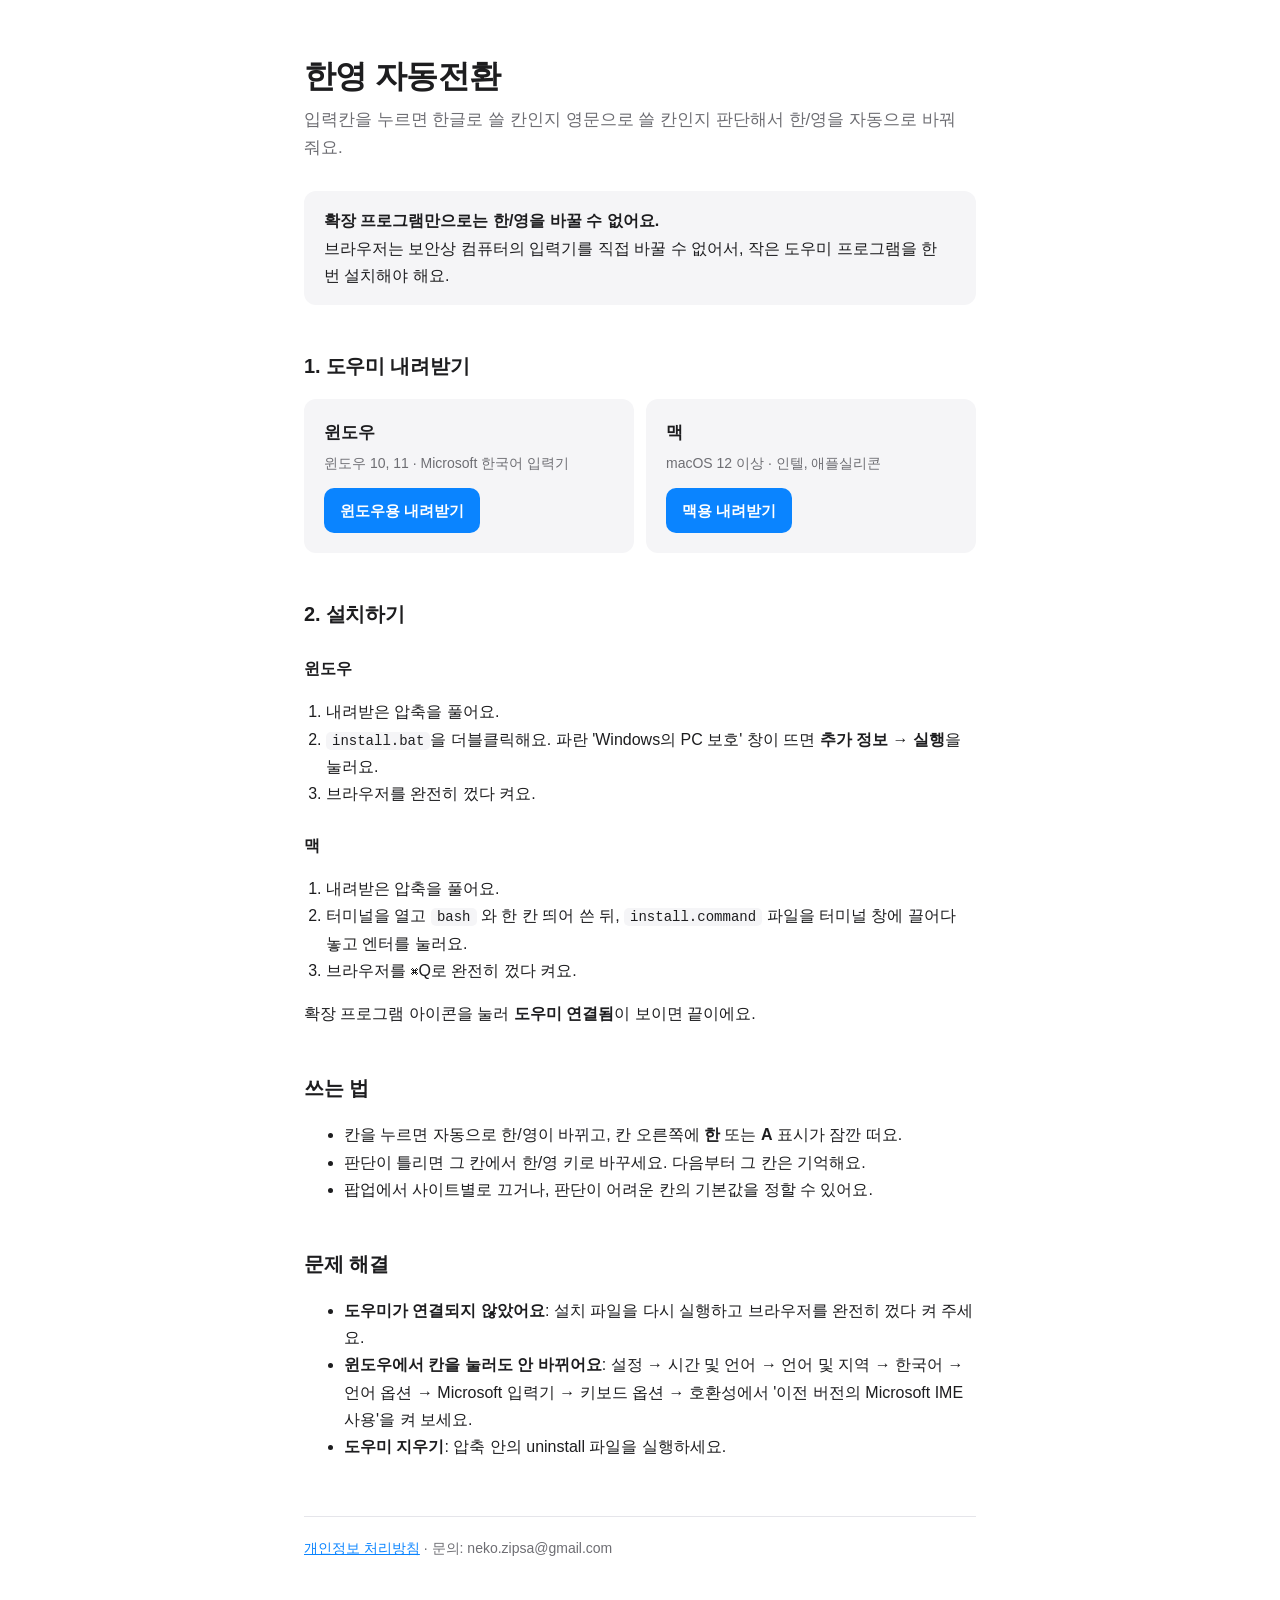
<file: index.html>
<!doctype html>
<html lang="ko">
<head>
<meta charset="utf-8"><meta name="viewport" content="width=device-width,initial-scale=1">
<title>한영 자동전환 - 도우미 내려받기</title>
<link rel="stylesheet" href="style.css">
</head>
<body>
<main>
  <h1>한영 자동전환</h1>
  <p class="sub">입력칸을 누르면 한글로 쓸 칸인지 영문으로 쓸 칸인지 판단해서 한/영을 자동으로 바꿔 줘요.</p>

  <div class="hl" id="install">
    <b>확장 프로그램만으로는 한/영을 바꿀 수 없어요.</b><br>
    브라우저는 보안상 컴퓨터의 입력기를 직접 바꿀 수 없어서, 작은 도우미 프로그램을 한 번 설치해야 해요.
  </div>

  <h2>1. 도우미 내려받기</h2>
  <div class="cards">
    <div class="card">
      <div class="t">윈도우</div>
      <div class="muted">윈도우 10, 11 · Microsoft 한국어 입력기</div>
      <a class="btn" href="downloads/HanYoungAuto-Helper-Windows.zip">윈도우용 내려받기</a>
    </div>
    <div class="card">
      <div class="t">맥</div>
      <div class="muted">macOS 12 이상 · 인텔, 애플실리콘</div>
      <a class="btn" href="downloads/HanYoungAuto-Helper-Mac.zip">맥용 내려받기</a>
    </div>
  </div>

  <h2>2. 설치하기</h2>
  <h3>윈도우</h3>
  <ol>
    <li>내려받은 압축을 풀어요.</li>
    <li><code>install.bat</code>을 더블클릭해요. 파란 'Windows의 PC 보호' 창이 뜨면 <b>추가 정보</b> → <b>실행</b>을 눌러요.</li>
    <li>브라우저를 완전히 껐다 켜요.</li>
  </ol>
  <h3>맥</h3>
  <ol>
    <li>내려받은 압축을 풀어요.</li>
    <li>터미널을 열고 <code>bash</code> 와 한 칸 띄어 쓴 뒤, <code>install.command</code> 파일을 터미널 창에 끌어다 놓고 엔터를 눌러요.</li>
    <li>브라우저를 ⌘Q로 완전히 껐다 켜요.</li>
  </ol>
  <p>확장 프로그램 아이콘을 눌러 <b>도우미 연결됨</b>이 보이면 끝이에요.</p>

  <h2>쓰는 법</h2>
  <ul>
    <li>칸을 누르면 자동으로 한/영이 바뀌고, 칸 오른쪽에 <b>한</b> 또는 <b>A</b> 표시가 잠깐 떠요.</li>
    <li>판단이 틀리면 그 칸에서 한/영 키로 바꾸세요. 다음부터 그 칸은 기억해요.</li>
    <li>팝업에서 사이트별로 끄거나, 판단이 어려운 칸의 기본값을 정할 수 있어요.</li>
  </ul>

  <h2>문제 해결</h2>
  <ul>
    <li><b>도우미가 연결되지 않았어요</b>: 설치 파일을 다시 실행하고 브라우저를 완전히 껐다 켜 주세요.</li>
    <li><b>윈도우에서 칸을 눌러도 안 바뀌어요</b>: 설정 → 시간 및 언어 → 언어 및 지역 → 한국어 → 언어 옵션 → Microsoft 입력기 → 키보드 옵션 → 호환성에서 '이전 버전의 Microsoft IME 사용'을 켜 보세요.</li>
    <li><b>도우미 지우기</b>: 압축 안의 uninstall 파일을 실행하세요.</li>
  </ul>

  <footer>
    <a href="privacy.html">개인정보 처리방침</a> · 문의: <span id="contact">neko.zipsa@gmail.com</span>
  </footer>
</main>
</body>
</html>
</file>
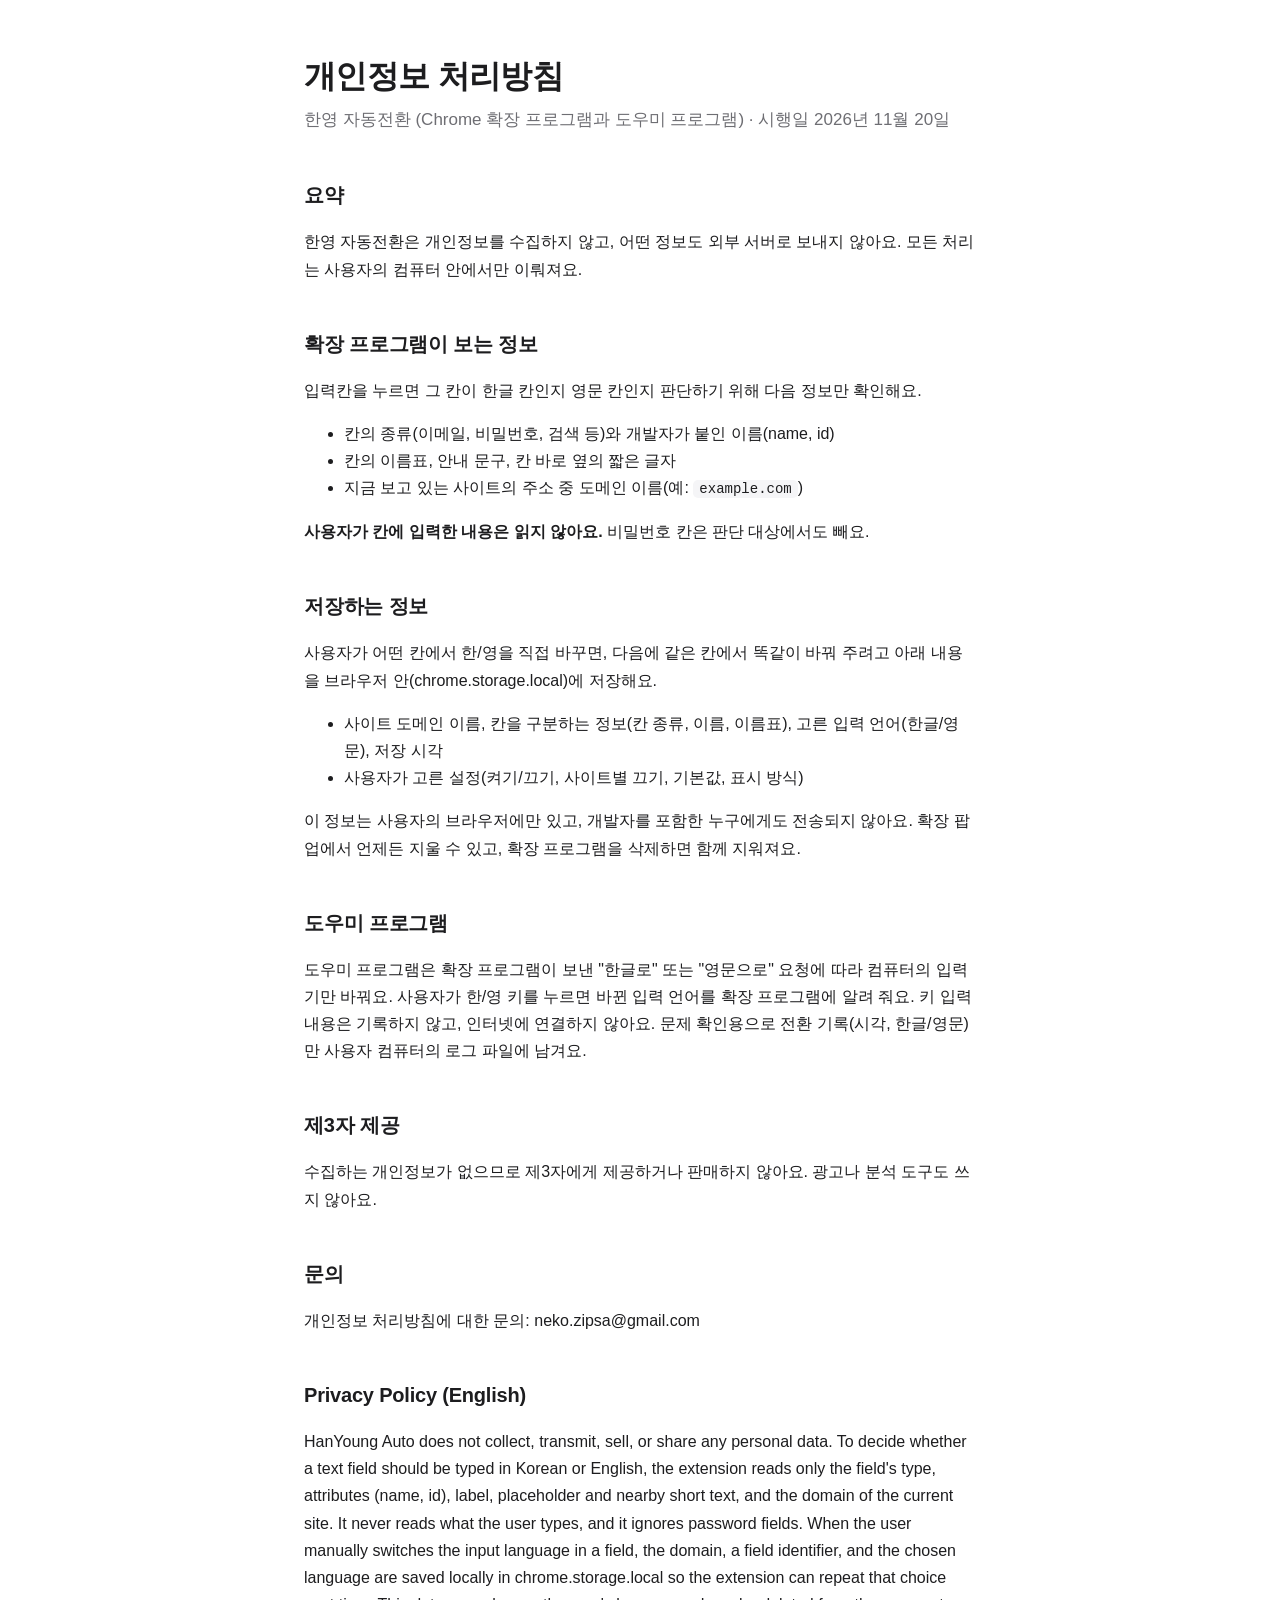
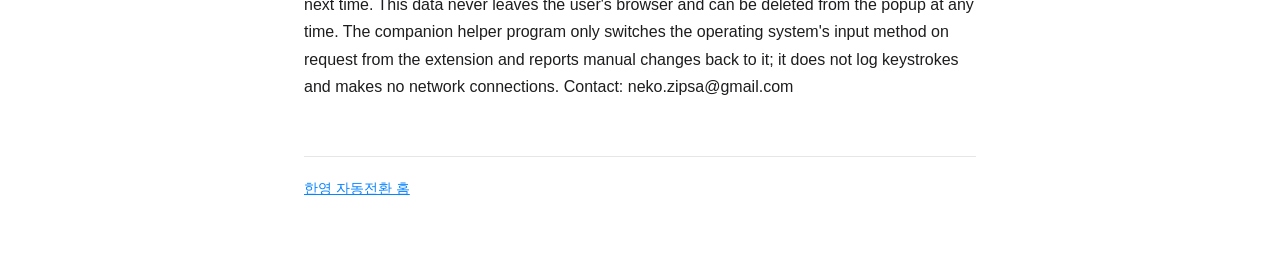
<file: privacy.html>
<!doctype html>
<html lang="ko">
<head>
<meta charset="utf-8"><meta name="viewport" content="width=device-width,initial-scale=1">
<title>한영 자동전환 - 개인정보 처리방침</title>
<link rel="stylesheet" href="style.css">
</head>
<body>
<main>
  <h1>개인정보 처리방침</h1>
  <p class="sub">한영 자동전환 (Chrome 확장 프로그램과 도우미 프로그램) · 시행일 2026년 11월 20일</p>

  <h2>요약</h2>
  <p>한영 자동전환은 개인정보를 수집하지 않고, 어떤 정보도 외부 서버로 보내지 않아요. 모든 처리는 사용자의 컴퓨터 안에서만 이뤄져요.</p>

  <h2>확장 프로그램이 보는 정보</h2>
  <p>입력칸을 누르면 그 칸이 한글 칸인지 영문 칸인지 판단하기 위해 다음 정보만 확인해요.</p>
  <ul>
    <li>칸의 종류(이메일, 비밀번호, 검색 등)와 개발자가 붙인 이름(name, id)</li>
    <li>칸의 이름표, 안내 문구, 칸 바로 옆의 짧은 글자</li>
    <li>지금 보고 있는 사이트의 주소 중 도메인 이름(예: <code>example.com</code>)</li>
  </ul>
  <p><b>사용자가 칸에 입력한 내용은 읽지 않아요.</b> 비밀번호 칸은 판단 대상에서도 빼요.</p>

  <h2>저장하는 정보</h2>
  <p>사용자가 어떤 칸에서 한/영을 직접 바꾸면, 다음에 같은 칸에서 똑같이 바꿔 주려고 아래 내용을 브라우저 안(chrome.storage.local)에 저장해요.</p>
  <ul>
    <li>사이트 도메인 이름, 칸을 구분하는 정보(칸 종류, 이름, 이름표), 고른 입력 언어(한글/영문), 저장 시각</li>
    <li>사용자가 고른 설정(켜기/끄기, 사이트별 끄기, 기본값, 표시 방식)</li>
  </ul>
  <p>이 정보는 사용자의 브라우저에만 있고, 개발자를 포함한 누구에게도 전송되지 않아요. 확장 팝업에서 언제든 지울 수 있고, 확장 프로그램을 삭제하면 함께 지워져요.</p>

  <h2>도우미 프로그램</h2>
  <p>도우미 프로그램은 확장 프로그램이 보낸 "한글로" 또는 "영문으로" 요청에 따라 컴퓨터의 입력기만 바꿔요. 사용자가 한/영 키를 누르면 바뀐 입력 언어를 확장 프로그램에 알려 줘요. 키 입력 내용은 기록하지 않고, 인터넷에 연결하지 않아요. 문제 확인용으로 전환 기록(시각, 한글/영문)만 사용자 컴퓨터의 로그 파일에 남겨요.</p>

  <h2>제3자 제공</h2>
  <p>수집하는 개인정보가 없으므로 제3자에게 제공하거나 판매하지 않아요. 광고나 분석 도구도 쓰지 않아요.</p>

  <h2>문의</h2>
  <p>개인정보 처리방침에 대한 문의: <span>neko.zipsa@gmail.com</span></p>

  <h2 lang="en">Privacy Policy (English)</h2>
  <p lang="en">HanYoung Auto does not collect, transmit, sell, or share any personal data. To decide whether a text field should be typed in Korean or English, the extension reads only the field's type, attributes (name, id), label, placeholder and nearby short text, and the domain of the current site. It never reads what the user types, and it ignores password fields. When the user manually switches the input language in a field, the domain, a field identifier, and the chosen language are saved locally in chrome.storage.local so the extension can repeat that choice next time. This data never leaves the user's browser and can be deleted from the popup at any time. The companion helper program only switches the operating system's input method on request from the extension and reports manual changes back to it; it does not log keystrokes and makes no network connections. Contact: <span>neko.zipsa@gmail.com</span></p>

  <footer><a href="index.html">한영 자동전환 홈</a></footer>
</main>
</body>
</html>
</file>
<file: style.css>
:root{--fg:#1d1d1f;--muted:#6e6e73;--fill:#f5f5f7;--line:#e5e5ea;--bg:#fff;--accent:#0a84ff}
@media (prefers-color-scheme: dark){:root{--fg:#f5f5f7;--muted:#a1a1a6;--fill:#2c2c2e;--line:#3a3a3c;--bg:#1c1c1e}}
*{box-sizing:border-box}
body{margin:0;background:var(--bg);color:var(--fg);font:16px/1.7 -apple-system,BlinkMacSystemFont,"Apple SD Gothic Neo","Malgun Gothic",sans-serif}
main{max-width:720px;margin:0 auto;padding:56px 24px 80px}
h1{font-size:32px;letter-spacing:-0.02em;margin:0 0 8px;line-height:1.3}
h2{font-size:20px;letter-spacing:-0.01em;margin:44px 0 12px}
h3{font-size:16px;margin:24px 0 6px}
p,li{color:var(--fg)}
.sub{color:var(--muted);font-size:17px;margin:0 0 28px}
.muted{color:var(--muted);font-size:14px}
.cards{display:grid;grid-template-columns:repeat(auto-fit,minmax(240px,1fr));gap:12px;margin-top:16px}
.card{background:var(--fill);border-radius:12px;padding:20px}
.card .t{font-weight:600;font-size:17px;margin-bottom:4px}
.btn{display:inline-block;margin-top:12px;padding:10px 16px;border-radius:10px;background:var(--accent);color:#fff;text-decoration:none;font-weight:600;font-size:15px}
ol{padding-left:22px}
code{background:var(--fill);padding:1px 6px;border-radius:5px;font-size:14px}
a{color:var(--accent)}
.hl{background:var(--fill);border-radius:12px;padding:16px 20px;margin:16px 0}
footer{margin-top:56px;padding-top:20px;border-top:1px solid var(--line);font-size:14px;color:var(--muted)}
</file>
